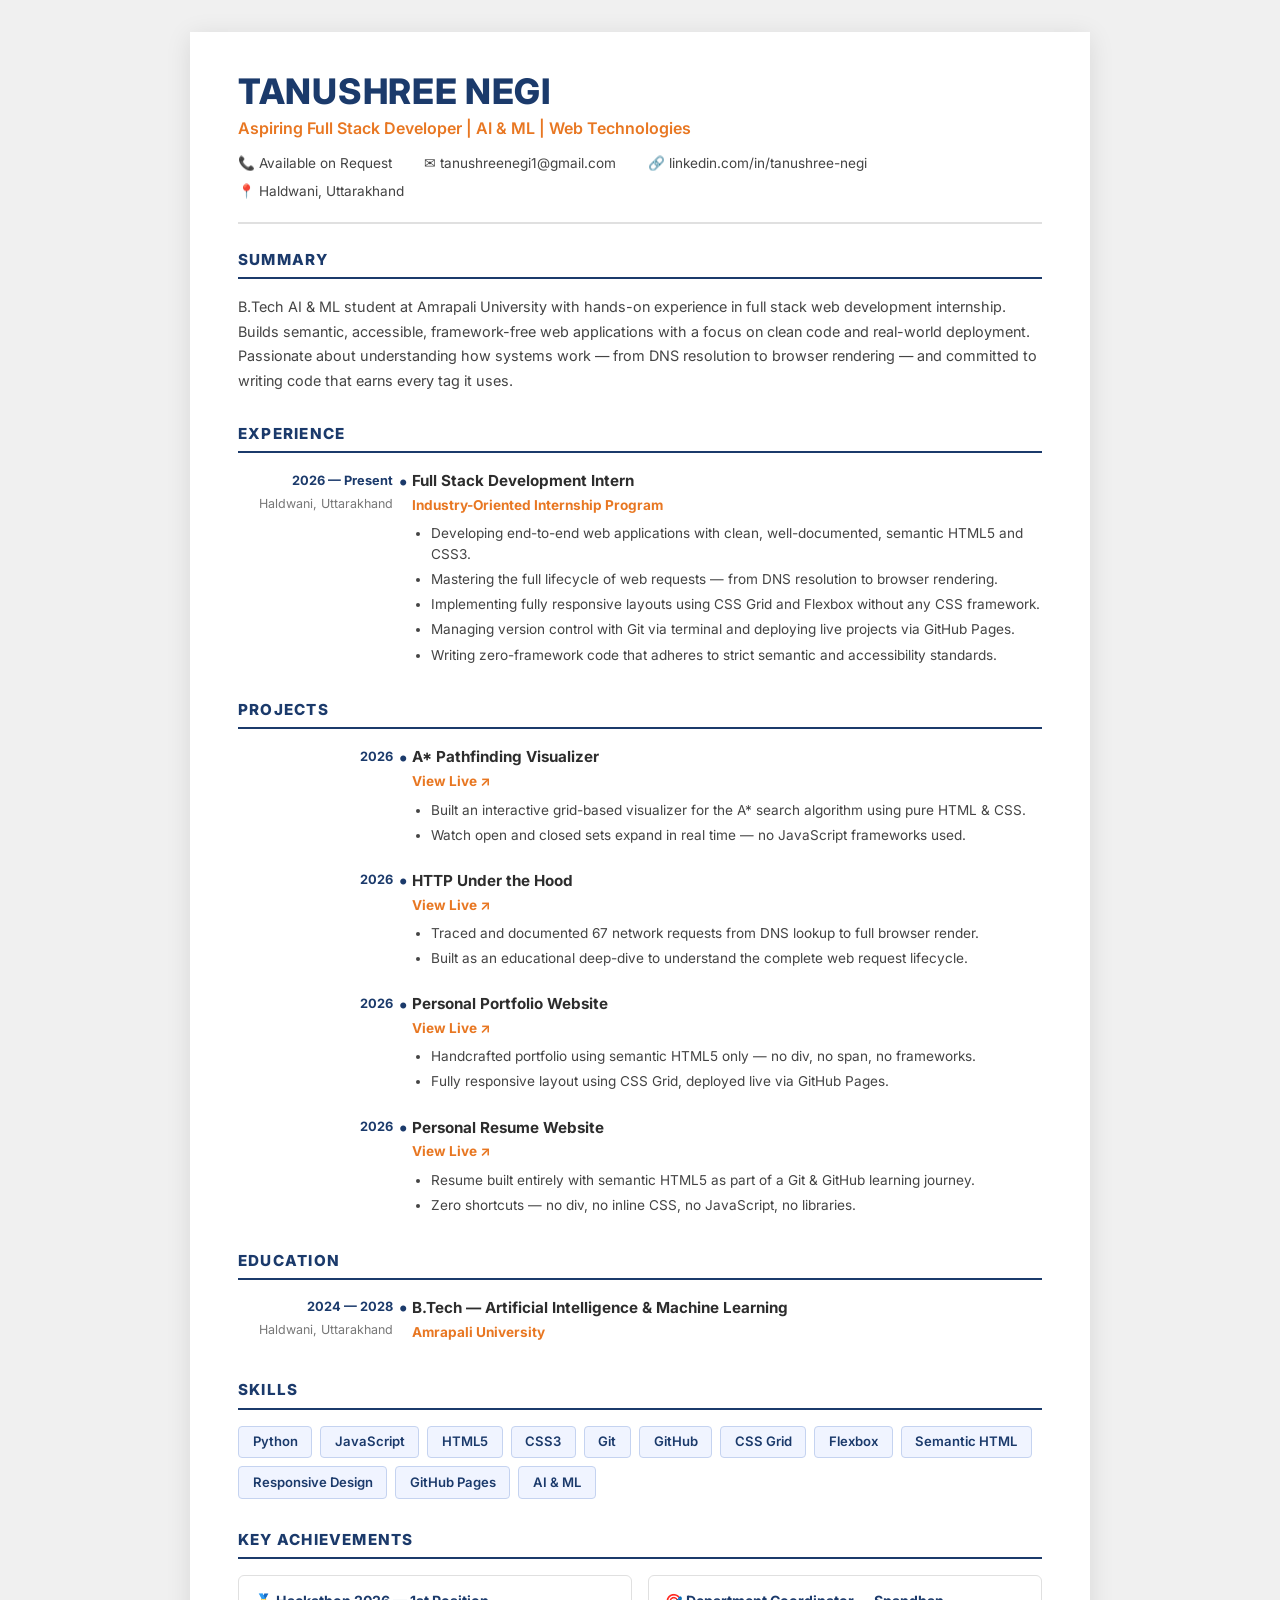
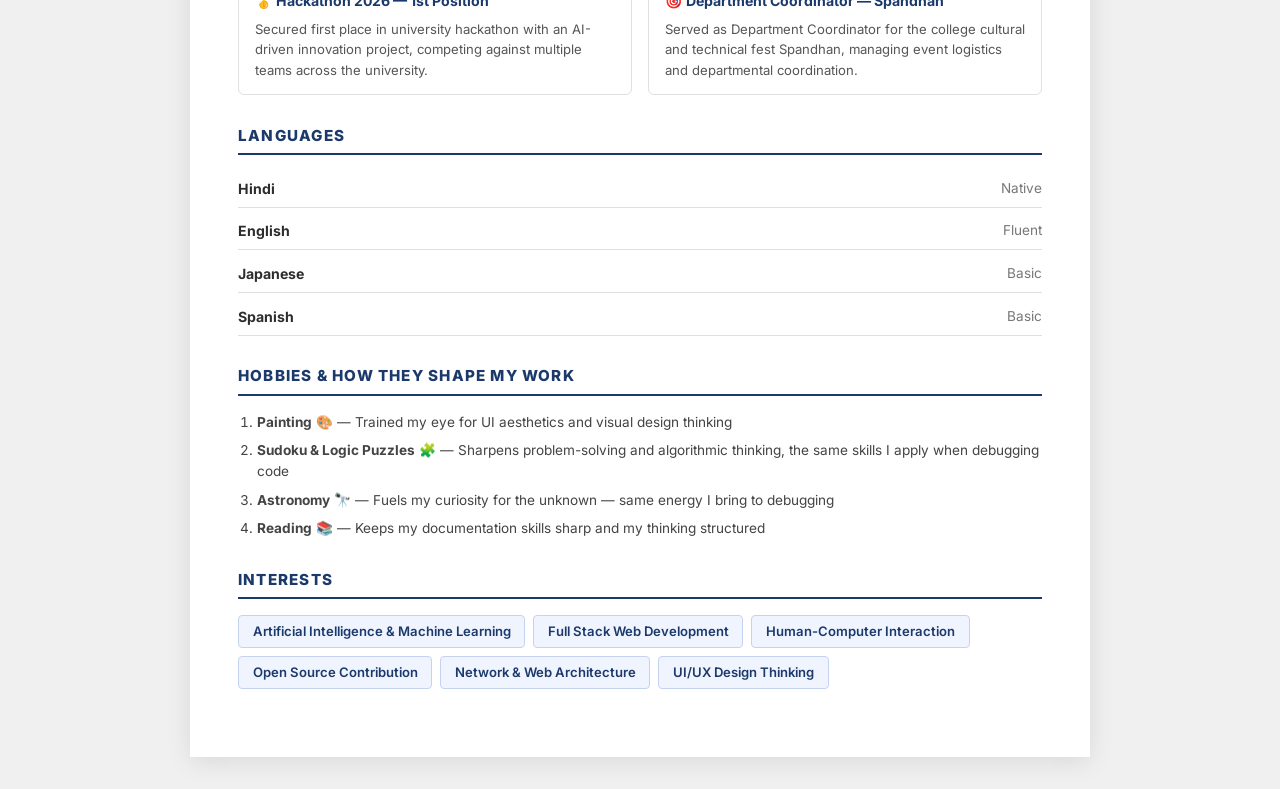
<file: resume.html>
<!DOCTYPE html>
<html lang="en">
<head>
<meta charset="UTF-8"/>
<meta name="viewport" content="width=device-width, initial-scale=1.0"/>
<title>Tanushree Negi — Resume</title>
<link href="https://fonts.googleapis.com/css2?family=Inter:wght@400;500;600;700;800&display=swap" rel="stylesheet"/>
<link rel="stylesheet" href="resume.css"/>
</head>
<body>
<main class="resume">

  <header class="resume-header">
    <hgroup>
      <h1>TANUSHREE NEGI</h1>
      <p class="headline">Aspiring Full Stack Developer | AI &amp; ML | Web Technologies</p>
    </hgroup>
    <address class="contact-bar">
      <ul>
        <li>📞 Available on Request</li>
        <li><a href="mailto:tanushreenegi1@gmail.com">✉ tanushreenegi1@gmail.com</a></li>
        <li><a href="https://linkedin.com/in/tanushree-negi-36230741a">🔗 linkedin.com/in/tanushree-negi</a></li>
        <li>📍 Haldwani, Uttarakhand</li>
      </ul>
    </address>
  </header>

  <section id="summary" class="resume-section">
    <h2>SUMMARY</h2>
    <p>B.Tech AI &amp; ML student at Amrapali University with hands-on experience in full stack web development internship. Builds semantic, accessible, framework-free web applications with a focus on clean code and real-world deployment. Passionate about understanding how systems work — from DNS resolution to browser rendering — and committed to writing code that earns every tag it uses.</p>
  </section>

  <section id="experience" class="resume-section">
    <h2>EXPERIENCE</h2>

    <article class="role">
      <aside class="role-meta">
        <time>2026 — Present</time>
        <p>Haldwani, Uttarakhand</p>
      </aside>
      <section class="role-content">
        <h3>Full Stack Development Intern</h3>
        <strong class="company">Industry-Oriented Internship Program</strong>
        <ul>
          <li>Developing end-to-end web applications with clean, well-documented, semantic HTML5 and CSS3.</li>
          <li>Mastering the full lifecycle of web requests — from DNS resolution to browser rendering.</li>
          <li>Implementing fully responsive layouts using CSS Grid and Flexbox without any CSS framework.</li>
          <li>Managing version control with Git via terminal and deploying live projects via GitHub Pages.</li>
          <li>Writing zero-framework code that adheres to strict semantic and accessibility standards.</li>
        </ul>
      </section>
    </article>

  </section>

  <section id="projects" class="resume-section">
    <h2>PROJECTS</h2>

    <article class="role">
      <aside class="role-meta">
        <time>2026</time>
      </aside>
      <section class="role-content">
        <h3>A* Pathfinding Visualizer</h3>
        <strong class="company"><a href="https://tanushreenegi-dev.github.io/astar-pathfinding-visualizer/">View Live ↗</a></strong>
        <ul>
          <li>Built an interactive grid-based visualizer for the A* search algorithm using pure HTML &amp; CSS.</li>
          <li>Watch open and closed sets expand in real time — no JavaScript frameworks used.</li>
        </ul>
      </section>
    </article>

    <article class="role">
      <aside class="role-meta">
        <time>2026</time>
      </aside>
      <section class="role-content">
        <h3>HTTP Under the Hood</h3>
        <strong class="company"><a href="https://tanushreenegi-dev.github.io/http-under-the-hood/">View Live ↗</a></strong>
        <ul>
          <li>Traced and documented 67 network requests from DNS lookup to full browser render.</li>
          <li>Built as an educational deep-dive to understand the complete web request lifecycle.</li>
        </ul>
      </section>
    </article>

    <article class="role">
      <aside class="role-meta">
        <time>2026</time>
      </aside>
      <section class="role-content">
        <h3>Personal Portfolio Website</h3>
        <strong class="company"><a href="https://tanushreenegi-dev.github.io/Personal-portfolio/">View Live ↗</a></strong>
        <ul>
          <li>Handcrafted portfolio using semantic HTML5 only — no div, no span, no frameworks.</li>
          <li>Fully responsive layout using CSS Grid, deployed live via GitHub Pages.</li>
        </ul>
      </section>
    </article>

    <article class="role">
      <aside class="role-meta">
        <time>2026</time>
      </aside>
      <section class="role-content">
        <h3>Personal Resume Website</h3>
        <strong class="company"><a href="https://tanushreenegi-dev.github.io/resume/">View Live ↗</a></strong>
        <ul>
          <li>Resume built entirely with semantic HTML5 as part of a Git &amp; GitHub learning journey.</li>
          <li>Zero shortcuts — no div, no inline CSS, no JavaScript, no libraries.</li>
        </ul>
      </section>
    </article>

  </section>

  <section id="education" class="resume-section">
    <h2>EDUCATION</h2>

    <article class="role">
      <aside class="role-meta">
        <time>2024 — 2028</time>
        <p>Haldwani, Uttarakhand</p>
      </aside>
      <section class="role-content">
        <h3>B.Tech — Artificial Intelligence &amp; Machine Learning</h3>
        <strong class="company">Amrapali University</strong>
      </section>
    </article>

  </section>

  <section id="skills" class="resume-section">
    <h2>SKILLS</h2>
    <ul class="skills-list">
      <li>Python</li>
      <li>JavaScript</li>
      <li>HTML5</li>
      <li>CSS3</li>
      <li>Git</li>
      <li>GitHub</li>
      <li>CSS Grid</li>
      <li>Flexbox</li>
      <li>Semantic HTML</li>
      <li>Responsive Design</li>
      <li>GitHub Pages</li>
      <li>AI &amp; ML</li>
    </ul>
  </section>

  <section id="achievements" class="resume-section">
    <h2>KEY ACHIEVEMENTS</h2>
    <ul class="achievements-grid">
      <li>
        <article class="achievement-card">
          <h3>🥇 Hackathon 2026 — 1st Position</h3>
          <p>Secured first place in university hackathon with an AI-driven innovation project, competing against multiple teams across the university.</p>
        </article>
      </li>
      <li>
        <article class="achievement-card">
          <h3>🎯 Department Coordinator — Spandhan</h3>
          <p>Served as Department Coordinator for the college cultural and technical fest Spandhan, managing event logistics and departmental coordination.</p>
        </article>
      </li>
    </ul>
  </section>

  <section id="languages" class="resume-section">
    <h2>LANGUAGES</h2>
    <dl class="languages-list">
      <dt>Hindi</dt><dd>Native</dd>
      <dt>English</dt><dd>Fluent</dd>
      <dt>Japanese</dt><dd>Basic</dd>
      <dt>Spanish</dt><dd>Basic</dd>
    </dl>
  </section>

  <section id="hobbies" class="resume-section">
    <h2>HOBBIES &amp; HOW THEY SHAPE MY WORK</h2>
    <ol class="hobbies-list">
      <li><strong>Painting</strong> 🎨 — Trained my eye for UI aesthetics and visual design thinking</li>
      <li><strong>Sudoku &amp; Logic Puzzles</strong> 🧩 — Sharpens problem-solving and algorithmic thinking, the same skills I apply when debugging code</li>
      <li><strong>Astronomy</strong> 🔭 — Fuels my curiosity for the unknown — same energy I bring to debugging</li>
      <li><strong>Reading</strong> 📚 — Keeps my documentation skills sharp and my thinking structured</li>
    </ol>
  </section>

  <section id="interests" class="resume-section">
    <h2>INTERESTS</h2>
    <ul class="interests-list">
      <li>Artificial Intelligence &amp; Machine Learning</li>
      <li>Full Stack Web Development</li>
      <li>Human-Computer Interaction</li>
      <li>Open Source Contribution</li>
      <li>Network &amp; Web Architecture</li>
      <li>UI/UX Design Thinking</li>
    </ul>
  </section>

</main>
</body>
</html>
</file>
<file: resume.css>
/* ===== RESET & BASE ===== */
* {
  box-sizing: border-box;
  margin: 0;
  padding: 0;
}

html {
  scroll-behavior: smooth;
}

body {
  font-family: 'Inter', sans-serif;
  background: #f0f0f0;
  color: #2d2d2d;
  line-height: 1.6;
  font-size: 14px;
}

a {
  color: inherit;
  text-decoration: none;
}

a:hover {
  text-decoration: underline;
}

ul {
  padding-left: 1.2rem;
}

/* ===== RESUME WRAPPER ===== */
main.resume {
  background: #ffffff;
  max-width: 900px;
  margin: 2rem auto;
  padding: 2.5rem 3rem;
  box-shadow: 0 4px 24px rgba(0,0,0,0.10);
}

/* ===== HEADER ===== */
header.resume-header {
  border-bottom: 2px solid #e0e0e0;
  padding-bottom: 1.2rem;
  margin-bottom: 1.5rem;
}

header.resume-header hgroup h1 {
  font-size: 2.2rem;
  font-weight: 800;
  color: #1B3A6B;
  letter-spacing: 0.02em;
  line-height: 1.1;
}

header.resume-header hgroup .headline {
  font-size: 1rem;
  font-weight: 600;
  color: #E87722;
  margin-top: 0.3rem;
}

address.contact-bar {
  font-style: normal;
  margin-top: 0.75rem;
}

address.contact-bar ul {
  list-style: none;
  padding: 0;
  display: flex;
  flex-wrap: wrap;
  gap: 0.4rem 2rem;
}

address.contact-bar ul li {
  font-size: 0.85rem;
  color: #444;
}

address.contact-bar ul li a {
  color: #444;
}

address.contact-bar ul li a:hover {
  color: #1B3A6B;
}

/* ===== SECTIONS ===== */
section.resume-section {
  margin-bottom: 1.8rem;
}

section.resume-section h2 {
  font-size: 0.95rem;
  font-weight: 800;
  color: #1B3A6B;
  text-transform: uppercase;
  letter-spacing: 0.08em;
  border-bottom: 2px solid #1B3A6B;
  padding-bottom: 0.3rem;
  margin-bottom: 1rem;
}

/* ===== SUMMARY ===== */
#summary p {
  font-size: 0.9rem;
  color: #444;
  line-height: 1.7;
}

/* ===== ROLE / EXPERIENCE / PROJECTS ===== */
article.role {
  display: grid;
  grid-template-columns: 155px 1fr;
  gap: 0.5rem 1.2rem;
  margin-bottom: 1.2rem;
  position: relative;
}

article.role::before {
  content: '•';
  position: absolute;
  left: 155px;
  top: 0.15rem;
  width: 1.2rem;
  text-align: center;
  color: #1B3A6B;
  font-size: 1.2rem;
  line-height: 1;
}

aside.role-meta {
  text-align: right;
  padding-top: 0.1rem;
}

aside.role-meta time {
  display: block;
  font-size: 0.8rem;
  font-weight: 700;
  color: #1B3A6B;
}

aside.role-meta p {
  font-size: 0.78rem;
  color: #777;
  margin-top: 0.15rem;
}

section.role-content h3 {
  font-size: 0.95rem;
  font-weight: 700;
  color: #2d2d2d;
  margin-bottom: 0.1rem;
}

strong.company {
  display: block;
  font-size: 0.85rem;
  font-weight: 700;
  color: #E87722;
  margin-bottom: 0.4rem;
}

strong.company a {
  color: #E87722;
}

section.role-content ul {
  margin-top: 0.3rem;
}

section.role-content ul li {
  font-size: 0.85rem;
  color: #444;
  margin-bottom: 0.25rem;
  line-height: 1.55;
}

/* ===== SKILLS ===== */
ul.skills-list {
  list-style: none;
  padding: 0;
  display: flex;
  flex-wrap: wrap;
  gap: 0.5rem;
}

ul.skills-list li {
  background: #f0f4ff;
  color: #1B3A6B;
  border: 1px solid #c5d3f0;
  padding: 0.3rem 0.85rem;
  border-radius: 4px;
  font-size: 0.82rem;
  font-weight: 600;
}

/* ===== ACHIEVEMENTS ===== */
ul.achievements-grid {
  list-style: none;
  padding: 0;
  display: grid;
  grid-template-columns: 1fr 1fr;
  gap: 1rem;
}

article.achievement-card {
  border: 1px solid #e0e0e0;
  border-radius: 6px;
  padding: 0.9rem 1rem;
}

article.achievement-card h3 {
  font-size: 0.88rem;
  font-weight: 700;
  color: #1B3A6B;
  margin-bottom: 0.4rem;
}

article.achievement-card p {
  font-size: 0.82rem;
  color: #555;
  line-height: 1.55;
}

/* ===== RESPONSIVE ===== */
@media (max-width: 650px) {
  main.resume {
    margin: 0;
    padding: 1.5rem;
  }

  header.resume-header hgroup h1 {
    font-size: 1.6rem;
  }

  address.contact-bar ul {
    flex-direction: column;
    gap: 0.3rem;
  }

  article.role {
    grid-template-columns: 1fr;
  }

  article.role::before {
    display: none;
  }

  aside.role-meta {
    text-align: left;
  }

  ul.achievements-grid {
    grid-template-columns: 1fr;
  }
}

@media print {
  body {
    background: white;
  }

  main.resume {
    box-shadow: none;
    margin: 0;
    padding: 1.5rem;
  }
}

/* ===== LANGUAGES ===== */
dl.languages-list {
  display: grid;
  grid-template-columns: 1fr 1fr;
  gap: 0.4rem 0;
}

dl.languages-list dt {
  font-size: 0.88rem;
  font-weight: 700;
  color: #2d2d2d;
  border-bottom: 1px solid #e0e0e0;
  padding: 0.4rem 0;
}

dl.languages-list dd {
  font-size: 0.85rem;
  color: #777;
  text-align: right;
  border-bottom: 1px solid #e0e0e0;
  padding: 0.4rem 0;
  margin: 0;
}

/* ===== HOBBIES ===== */
ol.hobbies-list {
  padding-left: 1.2rem;
}

ol.hobbies-list li {
  font-size: 0.85rem;
  color: #444;
  margin-bottom: 0.4rem;
  line-height: 1.6;
}

/* ===== INTERESTS ===== */
ul.interests-list {
  list-style: none;
  padding: 0;
  display: flex;
  flex-wrap: wrap;
  gap: 0.5rem;
}

ul.interests-list li {
  background: #f0f4ff;
  color: #1B3A6B;
  border: 1px solid #c5d3f0;
  padding: 0.3rem 0.85rem;
  border-radius: 4px;
  font-size: 0.82rem;
  font-weight: 600;
}
</file>
